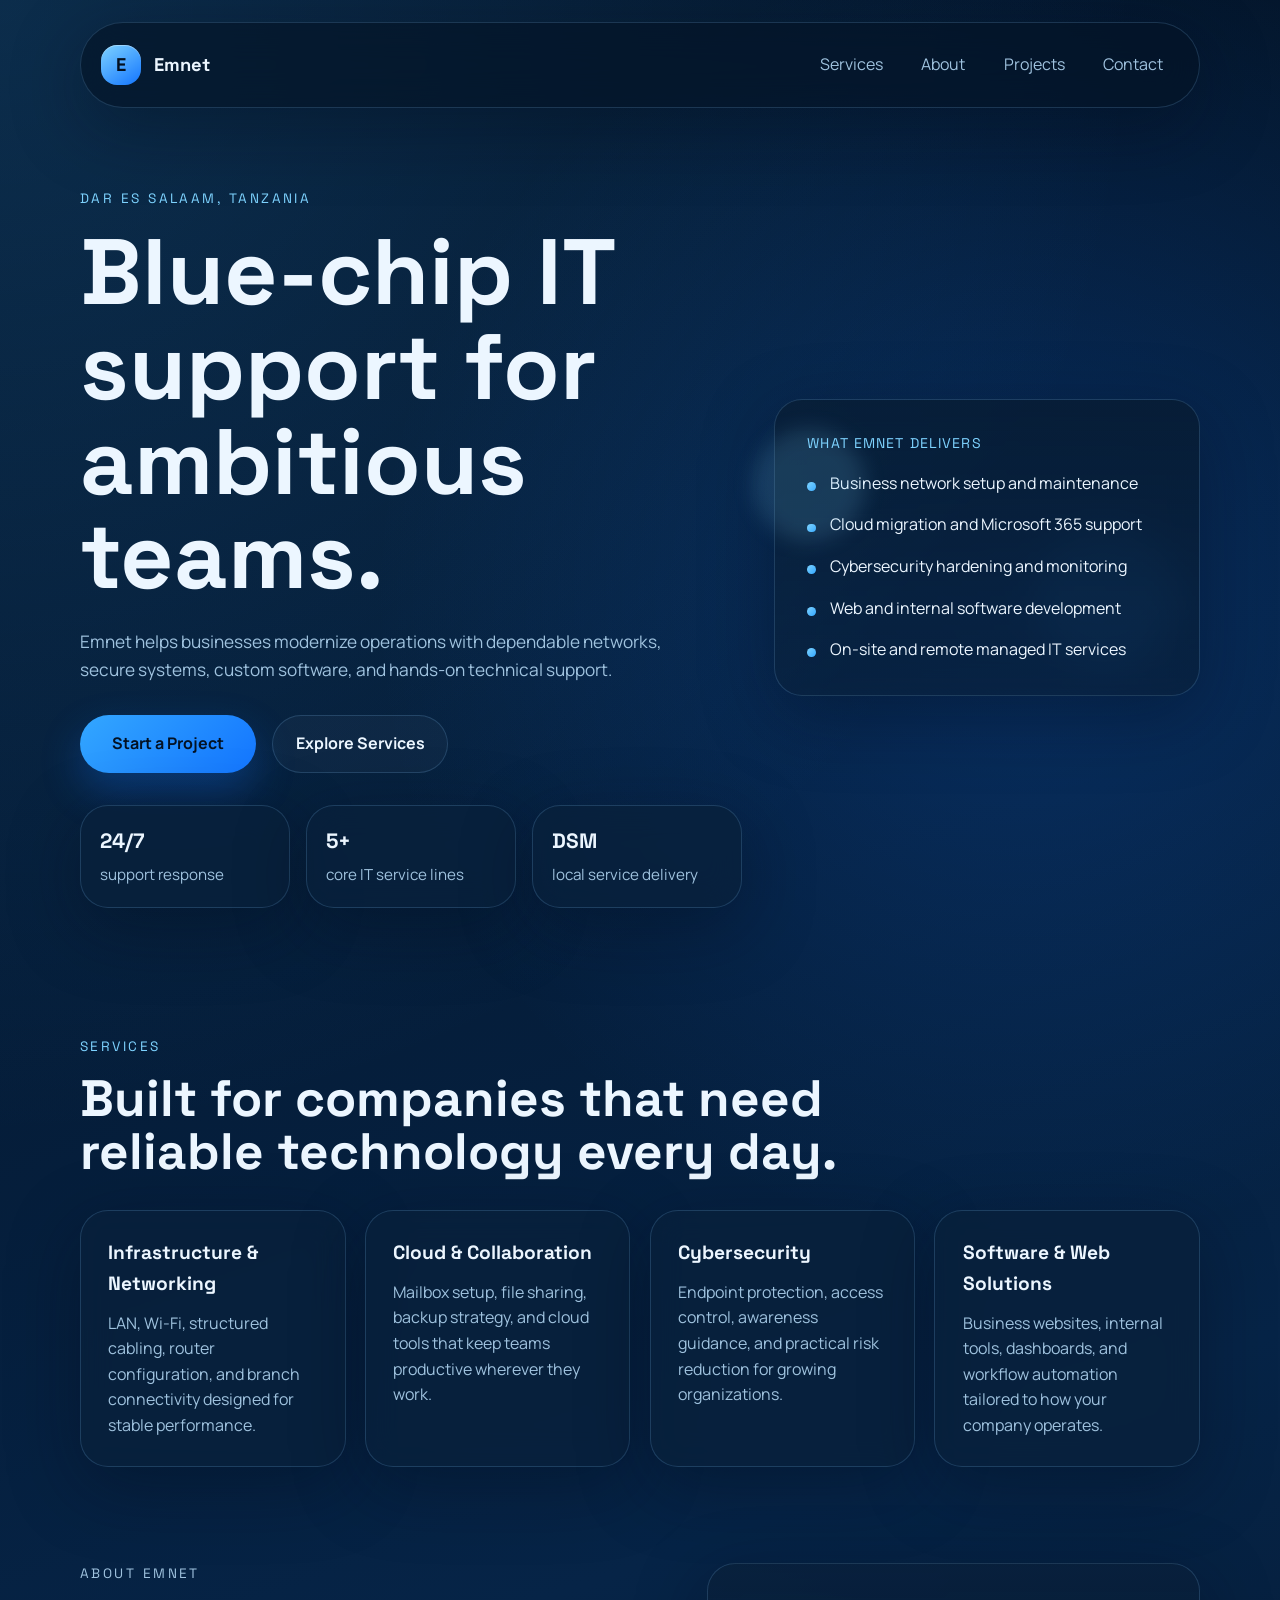
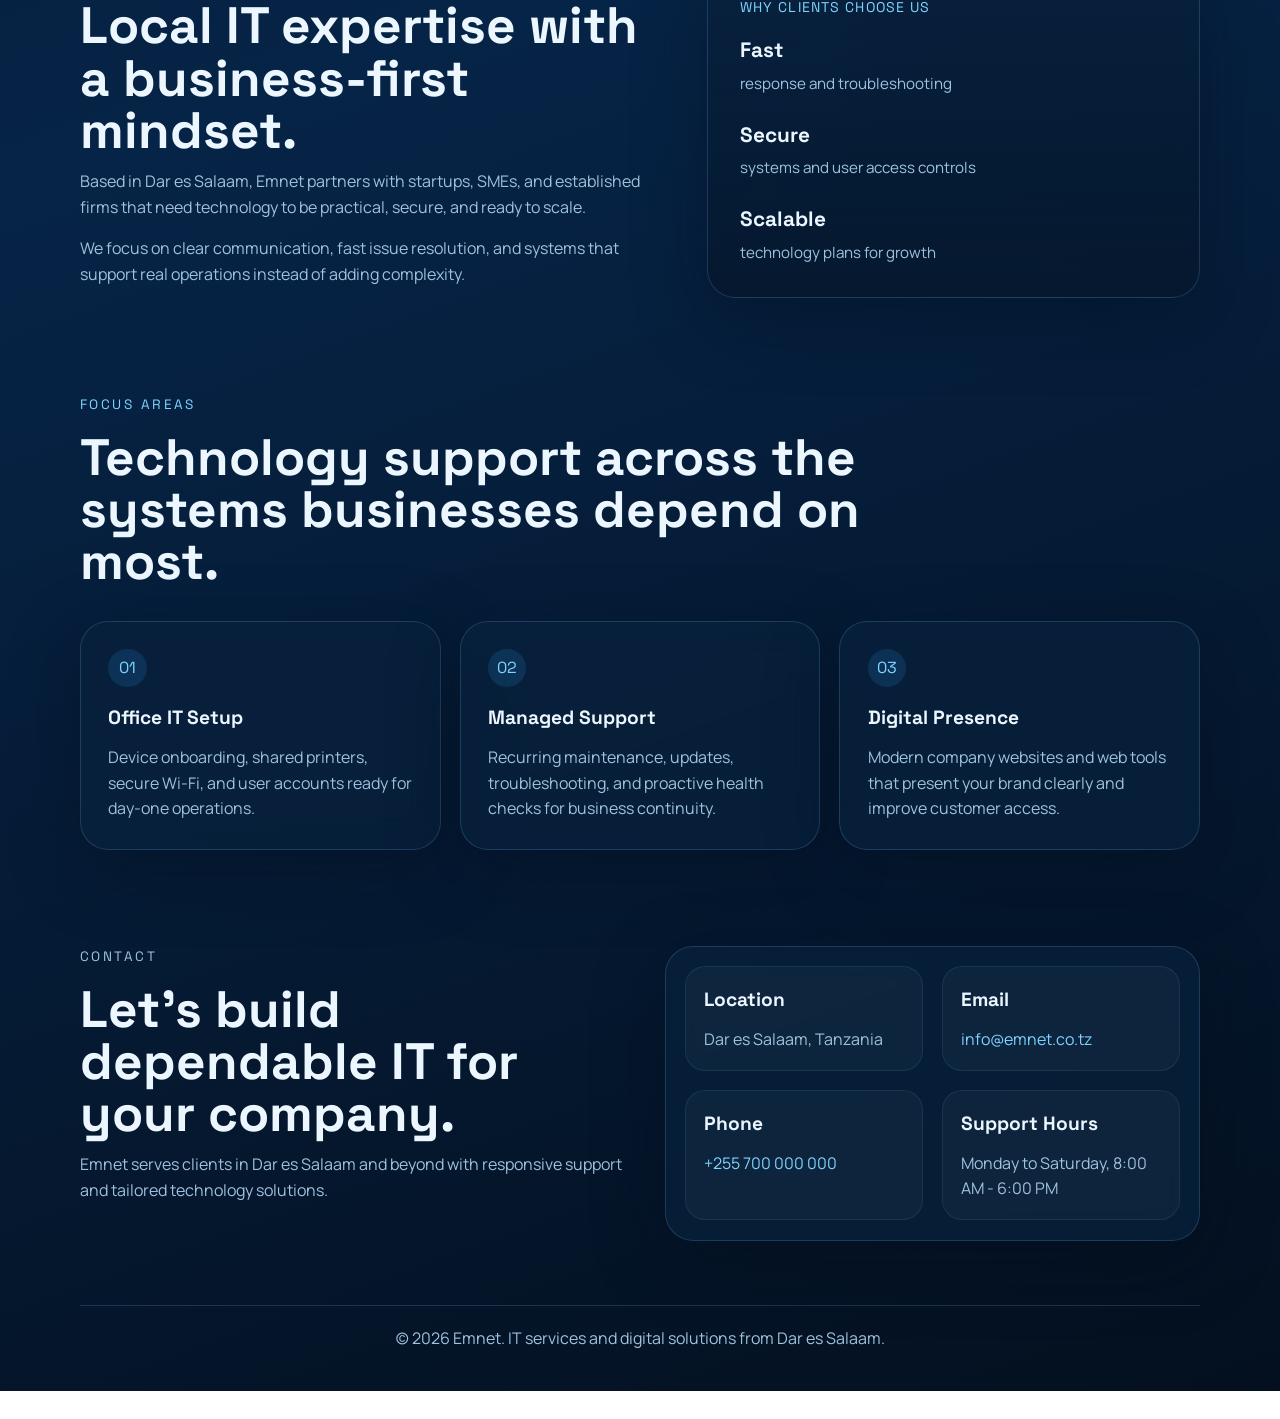
<file: index.htm>
<!DOCTYPE html>
<html lang="en">
<head>
  <meta charset="UTF-8">
  <meta http-equiv="refresh" content="0; url=./index.html">
  <meta name="viewport" content="width=device-width, initial-scale=1.0">
  <title>Emnet</title>
</head>
<body>
  <p>Open <a href="./index.html">index.html</a>.</p>
</body>
</html>
</file>
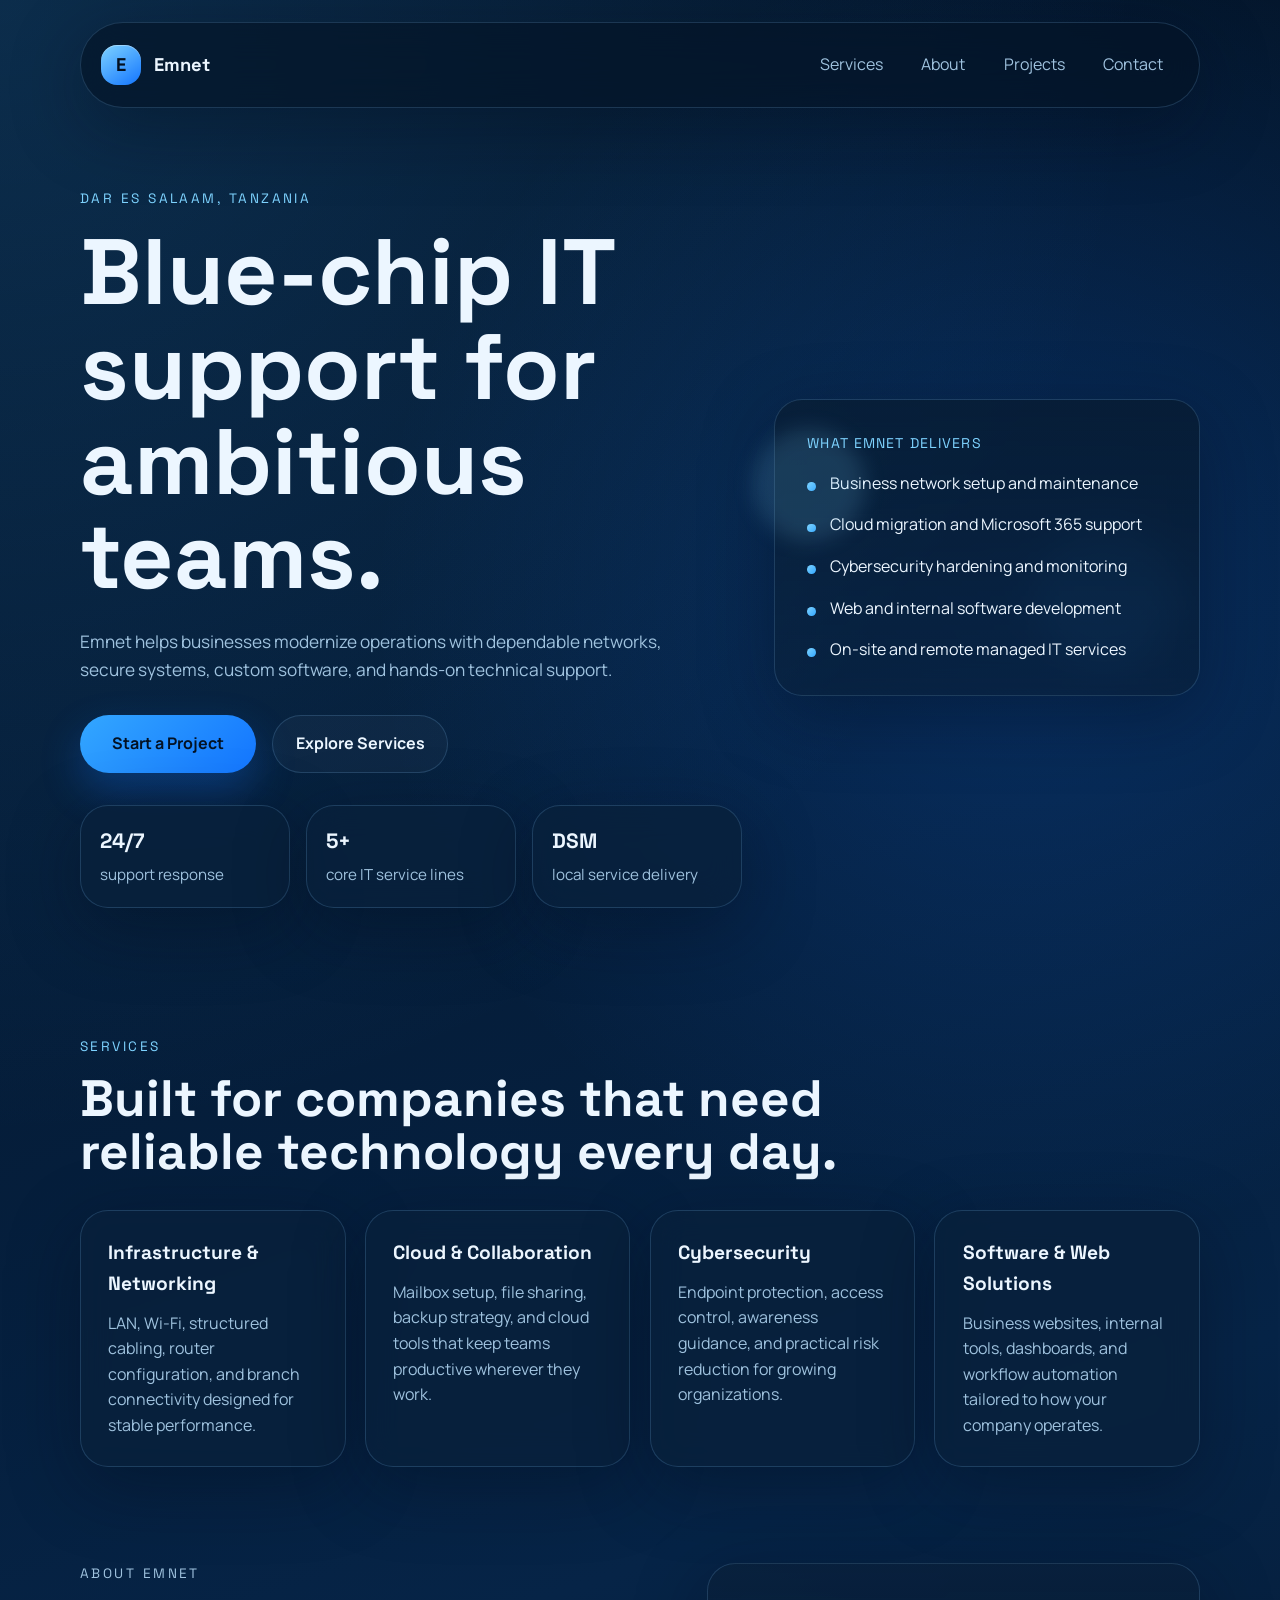
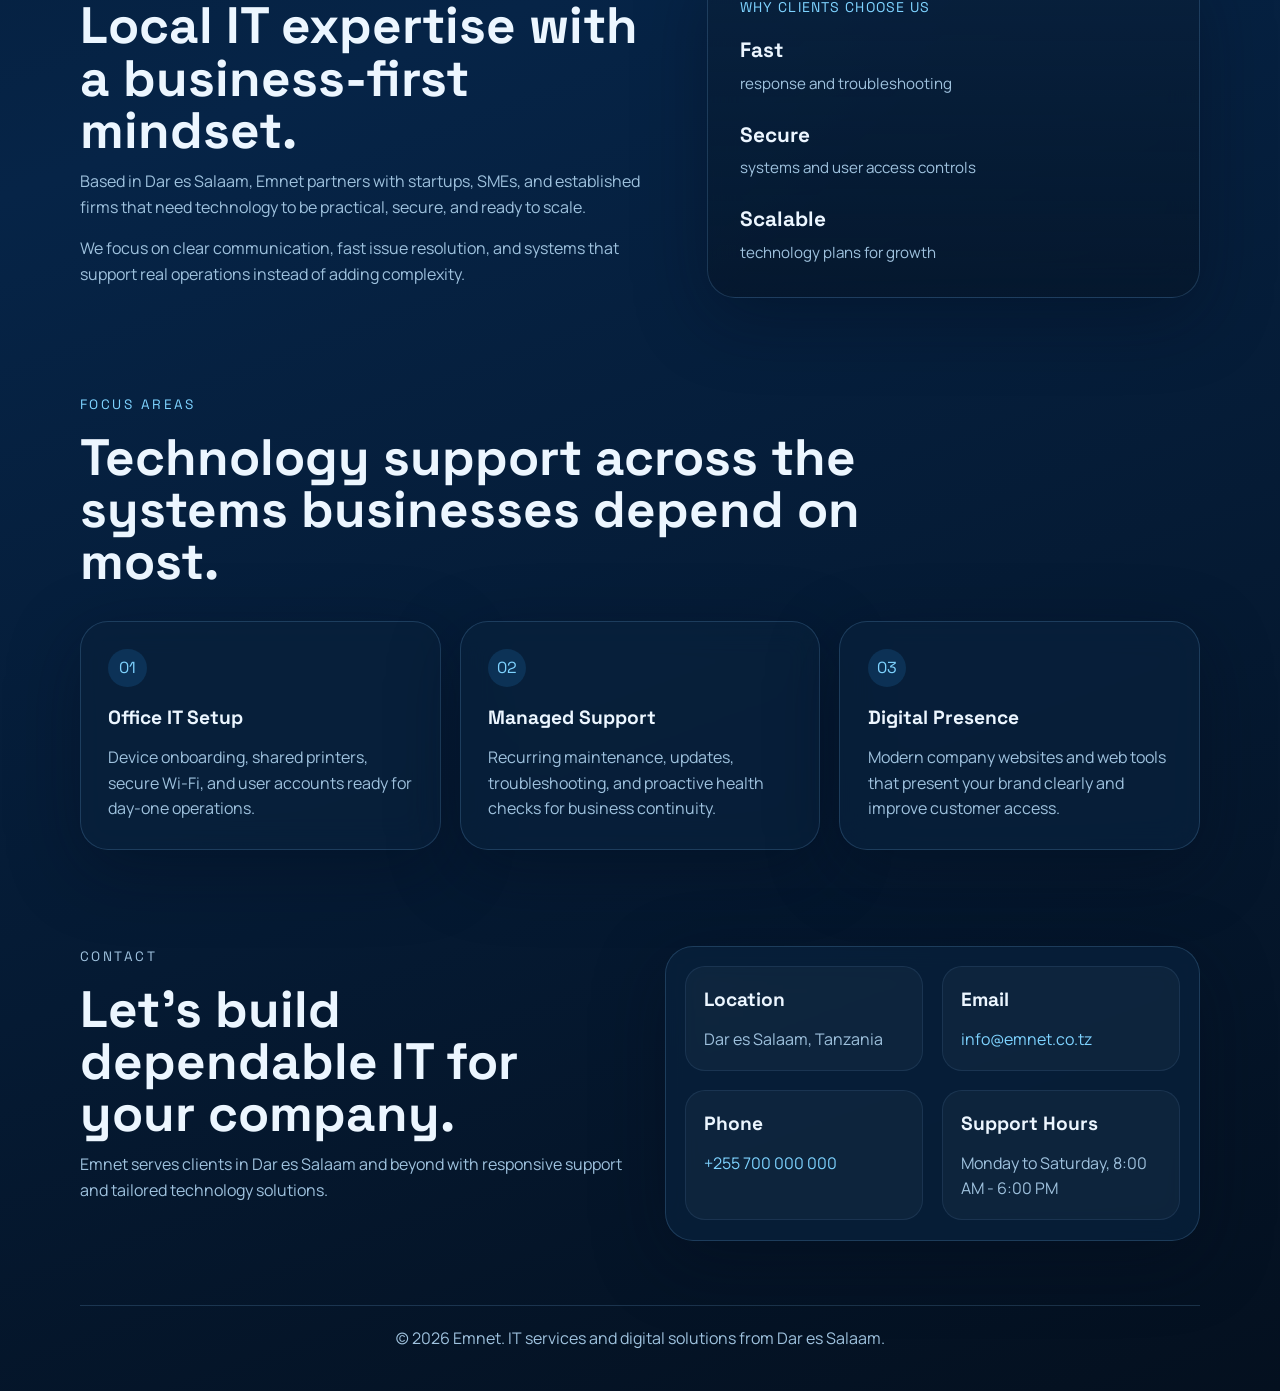
<file: index.html>
<!DOCTYPE html>
<html lang="en">
<head>
  <meta charset="UTF-8">
  <meta name="viewport" content="width=device-width, initial-scale=1.0">
  <meta name="description" content="Emnet is a Dar es Salaam based IT company delivering infrastructure, software, cybersecurity, and support services across Tanzania.">
  <title>Emnet | IT Solutions in Dar es Salaam</title>
  <link rel="preconnect" href="https://fonts.googleapis.com">
  <link rel="preconnect" href="https://fonts.gstatic.com" crossorigin>
  <link href="https://fonts.googleapis.com/css2?family=Manrope:wght@400;500;700;800&family=Space+Grotesk:wght@500;700&display=swap" rel="stylesheet">
  <link rel="stylesheet" href="css/style.css">
</head>
<body>
  <header class="site-header" id="home">
    <nav class="nav">
      <a class="brand" href="#home">
        <span class="brand-mark">E</span>
        <span class="brand-text">Emnet</span>
      </a>
      <button class="nav-toggle" type="button" aria-expanded="false" aria-label="Open navigation">
        <span></span>
        <span></span>
      </button>
      <div class="nav-links">
        <a href="#services">Services</a>
        <a href="#about">About</a>
        <a href="#projects">Projects</a>
        <a href="#contact">Contact</a>
      </div>
    </nav>

    <section class="hero">
      <div class="hero-copy">
        <p class="eyebrow">Dar es Salaam, Tanzania</p>
        <h1>Blue-chip IT support for ambitious teams.</h1>
        <p class="hero-text">
          Emnet helps businesses modernize operations with dependable networks,
          secure systems, custom software, and hands-on technical support.
        </p>
        <div class="hero-actions">
          <a class="button button-primary" href="#contact">Start a Project</a>
          <a class="button button-secondary" href="#services">Explore Services</a>
        </div>
        <div class="hero-stats">
          <article>
            <strong>24/7</strong>
            <span>support response</span>
          </article>
          <article>
            <strong>5+</strong>
            <span>core IT service lines</span>
          </article>
          <article>
            <strong>DSM</strong>
            <span>local service delivery</span>
          </article>
        </div>
      </div>

      <div class="hero-panel">
        <div class="panel-card">
          <p class="panel-label">What Emnet Delivers</p>
          <ul class="panel-list">
            <li>Business network setup and maintenance</li>
            <li>Cloud migration and Microsoft 365 support</li>
            <li>Cybersecurity hardening and monitoring</li>
            <li>Web and internal software development</li>
            <li>On-site and remote managed IT services</li>
          </ul>
        </div>
      </div>
    </section>
  </header>

  <main>
    <section class="section services" id="services">
      <div class="section-heading">
        <p class="eyebrow">Services</p>
        <h2>Built for companies that need reliable technology every day.</h2>
      </div>
      <div class="card-grid">
        <article class="service-card">
          <h3>Infrastructure & Networking</h3>
          <p>LAN, Wi-Fi, structured cabling, router configuration, and branch connectivity designed for stable performance.</p>
        </article>
        <article class="service-card">
          <h3>Cloud & Collaboration</h3>
          <p>Mailbox setup, file sharing, backup strategy, and cloud tools that keep teams productive wherever they work.</p>
        </article>
        <article class="service-card">
          <h3>Cybersecurity</h3>
          <p>Endpoint protection, access control, awareness guidance, and practical risk reduction for growing organizations.</p>
        </article>
        <article class="service-card">
          <h3>Software & Web Solutions</h3>
          <p>Business websites, internal tools, dashboards, and workflow automation tailored to how your company operates.</p>
        </article>
      </div>
    </section>

    <section class="section about" id="about">
      <div class="about-copy">
        <p class="eyebrow">About Emnet</p>
        <h2>Local IT expertise with a business-first mindset.</h2>
        <p>
          Based in Dar es Salaam, Emnet partners with startups, SMEs, and established
          firms that need technology to be practical, secure, and ready to scale.
        </p>
        <p>
          We focus on clear communication, fast issue resolution, and systems that
          support real operations instead of adding complexity.
        </p>
      </div>
      <div class="about-highlight">
        <div class="highlight-card">
          <p class="panel-label">Why clients choose us</p>
          <div class="highlight-metrics">
            <div>
              <strong>Fast</strong>
              <span>response and troubleshooting</span>
            </div>
            <div>
              <strong>Secure</strong>
              <span>systems and user access controls</span>
            </div>
            <div>
              <strong>Scalable</strong>
              <span>technology plans for growth</span>
            </div>
          </div>
        </div>
      </div>
    </section>

    <section class="section projects" id="projects">
      <div class="section-heading">
        <p class="eyebrow">Focus Areas</p>
        <h2>Technology support across the systems businesses depend on most.</h2>
      </div>
      <div class="project-grid">
        <article class="project-card">
          <span>01</span>
          <h3>Office IT Setup</h3>
          <p>Device onboarding, shared printers, secure Wi-Fi, and user accounts ready for day-one operations.</p>
        </article>
        <article class="project-card">
          <span>02</span>
          <h3>Managed Support</h3>
          <p>Recurring maintenance, updates, troubleshooting, and proactive health checks for business continuity.</p>
        </article>
        <article class="project-card">
          <span>03</span>
          <h3>Digital Presence</h3>
          <p>Modern company websites and web tools that present your brand clearly and improve customer access.</p>
        </article>
      </div>
    </section>

    <section class="section contact" id="contact">
      <div class="contact-copy">
        <p class="eyebrow">Contact</p>
        <h2>Let's build dependable IT for your company.</h2>
        <p>Emnet serves clients in Dar es Salaam and beyond with responsive support and tailored technology solutions.</p>
      </div>
      <div class="contact-card">
        <div class="contact-item">
          <h3>Location</h3>
          <p>Dar es Salaam, Tanzania</p>
        </div>
        <div class="contact-item">
          <h3>Email</h3>
          <p><a href="mailto:info@emnet.co.tz">info@emnet.co.tz</a></p>
        </div>
        <div class="contact-item">
          <h3>Phone</h3>
          <p><a href="tel:+255700000000">+255 700 000 000</a></p>
        </div>
        <div class="contact-item">
          <h3>Support Hours</h3>
          <p>Monday to Saturday, 8:00 AM - 6:00 PM</p>
        </div>
      </div>
    </section>
  </main>

  <footer class="site-footer">
    <p>(c) 2026 Emnet. IT services and digital solutions from Dar es Salaam.</p>
  </footer>

  <script src="main.js"></script>
</body>
</html>
</file>
<file: css/style.css>
:root {
  --bg: #031224;
  --bg-soft: #08203c;
  --surface: rgba(8, 32, 60, 0.78);
  --surface-strong: rgba(10, 42, 80, 0.96);
  --line: rgba(133, 198, 255, 0.18);
  --text: #ecf6ff;
  --muted: #9fc2de;
  --accent: #33a7ff;
  --accent-strong: #1375ff;
  --accent-soft: #7ed3ff;
  --shadow: 0 20px 70px rgba(2, 12, 25, 0.35);
  --radius-lg: 28px;
  --radius-md: 20px;
  --radius-sm: 14px;
}

* {
  box-sizing: border-box;
  margin: 0;
  padding: 0;
}

html {
  scroll-behavior: smooth;
}

body {
  font-family: "Manrope", sans-serif;
  line-height: 1.6;
  color: var(--text);
  background:
    radial-gradient(circle at top left, rgba(51, 167, 255, 0.18), transparent 35%),
    radial-gradient(circle at 80% 20%, rgba(19, 117, 255, 0.2), transparent 25%),
    linear-gradient(160deg, #031224 0%, #062447 52%, #04101f 100%);
  min-height: 100vh;
}

body.menu-open {
  overflow: hidden;
}

a {
  color: inherit;
  text-decoration: none;
}

img {
  max-width: 100%;
  display: block;
}

.site-header,
.section,
.site-footer {
  width: min(1120px, calc(100% - 2rem));
  margin: 0 auto;
}

.site-header {
  padding: 1.4rem 0 2rem;
}

.nav {
  display: flex;
  align-items: center;
  justify-content: space-between;
  gap: 1rem;
  padding: 1rem 1.25rem;
  position: sticky;
  top: 1rem;
  z-index: 10;
  backdrop-filter: blur(18px);
  background: rgba(4, 19, 37, 0.65);
  border: 1px solid var(--line);
  border-radius: 999px;
  box-shadow: var(--shadow);
}

.nav.scrolled {
  background: rgba(4, 19, 37, 0.92);
}

.brand {
  display: inline-flex;
  align-items: center;
  gap: 0.8rem;
  font-family: "Space Grotesk", sans-serif;
  font-size: 1.15rem;
  font-weight: 700;
}

.brand-mark {
  width: 2.5rem;
  height: 2.5rem;
  display: grid;
  place-items: center;
  border-radius: 16px;
  background: linear-gradient(145deg, var(--accent-soft), var(--accent-strong));
  color: #04101f;
  box-shadow: inset 0 1px 0 rgba(255, 255, 255, 0.35);
}

.nav-links {
  display: flex;
  align-items: center;
  gap: 0.4rem;
}

.nav-links a {
  padding: 0.8rem 1rem;
  border-radius: 999px;
  color: var(--muted);
  transition: background-color 0.2s ease, color 0.2s ease, transform 0.2s ease;
}

.nav-links a:hover,
.nav-links a:focus-visible {
  background: rgba(51, 167, 255, 0.12);
  color: var(--text);
  transform: translateY(-1px);
}

.nav-toggle {
  display: none;
  width: 3rem;
  height: 3rem;
  border: 0;
  border-radius: 50%;
  background: rgba(51, 167, 255, 0.12);
  cursor: pointer;
}

.nav-toggle span {
  display: block;
  width: 1.2rem;
  height: 2px;
  margin: 0.3rem auto;
  background: var(--text);
}

.hero {
  display: grid;
  grid-template-columns: minmax(0, 1.4fr) minmax(280px, 0.9fr);
  gap: 2rem;
  align-items: center;
  padding: 5rem 0 4rem;
}

.eyebrow {
  font-family: "Space Grotesk", sans-serif;
  text-transform: uppercase;
  letter-spacing: 0.18em;
  color: var(--accent-soft);
  font-size: 0.85rem;
  margin-bottom: 1rem;
}

.hero h1,
.section h2 {
  font-family: "Space Grotesk", sans-serif;
  line-height: 1.02;
}

.hero h1 {
  font-size: clamp(3rem, 8vw, 5.8rem);
  max-width: 11ch;
}

.hero-text,
.about-copy p,
.service-card p,
.project-card p,
.contact-copy p,
.contact-item p {
  color: var(--muted);
}

.hero-text {
  max-width: 58ch;
  font-size: 1.08rem;
  margin: 1.5rem 0 2rem;
}

.hero-actions {
  display: flex;
  flex-wrap: wrap;
  gap: 1rem;
}

.button {
  display: inline-flex;
  align-items: center;
  justify-content: center;
  min-width: 11rem;
  padding: 0.95rem 1.35rem;
  border-radius: 999px;
  font-weight: 700;
  transition: transform 0.2s ease, box-shadow 0.2s ease, background-color 0.2s ease;
}

.button:hover,
.button:focus-visible {
  transform: translateY(-2px);
}

.button-primary {
  background: linear-gradient(135deg, var(--accent), var(--accent-strong));
  color: #031224;
  box-shadow: 0 18px 40px rgba(19, 117, 255, 0.3);
}

.button-secondary {
  border: 1px solid var(--line);
  background: rgba(255, 255, 255, 0.03);
}

.hero-stats {
  display: grid;
  grid-template-columns: repeat(3, minmax(0, 1fr));
  gap: 1rem;
  margin-top: 2rem;
}

.hero-stats article,
.panel-card,
.service-card,
.highlight-card,
.project-card,
.contact-card {
  border: 1px solid var(--line);
  border-radius: var(--radius-lg);
  background: var(--surface);
  backdrop-filter: blur(16px);
  box-shadow: var(--shadow);
}

.hero-stats article {
  padding: 1.2rem;
}

.hero-stats strong,
.highlight-metrics strong {
  display: block;
  font-family: "Space Grotesk", sans-serif;
  font-size: 1.3rem;
  margin-bottom: 0.2rem;
}

.hero-stats span,
.highlight-metrics span {
  color: var(--muted);
  font-size: 0.95rem;
}

.hero-panel {
  position: relative;
}

.hero-panel::before,
.hero-panel::after {
  content: "";
  position: absolute;
  border-radius: 50%;
  filter: blur(10px);
}

.hero-panel::before {
  inset: auto 5% 10% auto;
  width: 9rem;
  height: 9rem;
  background: rgba(51, 167, 255, 0.18);
}

.hero-panel::after {
  inset: 10% auto auto -5%;
  width: 7rem;
  height: 7rem;
  background: rgba(126, 211, 255, 0.15);
}

.panel-card {
  position: relative;
  padding: 2rem;
  background:
    linear-gradient(180deg, rgba(7, 29, 54, 0.94), rgba(8, 31, 58, 0.7)),
    linear-gradient(130deg, rgba(51, 167, 255, 0.18), transparent 45%);
}

.panel-label {
  color: var(--accent-soft);
  font-family: "Space Grotesk", sans-serif;
  font-size: 0.88rem;
  letter-spacing: 0.08em;
  text-transform: uppercase;
  margin-bottom: 1rem;
}

.panel-list {
  list-style: none;
  display: grid;
  gap: 1rem;
}

.panel-list li {
  padding-left: 1.4rem;
  position: relative;
}

.panel-list li::before {
  content: "";
  position: absolute;
  left: 0;
  top: 0.7rem;
  width: 0.55rem;
  height: 0.55rem;
  border-radius: 50%;
  background: linear-gradient(135deg, var(--accent-soft), var(--accent));
}

.section {
  padding: 2rem 0 4rem;
}

.section-heading {
  max-width: 50rem;
  margin-bottom: 2rem;
}

.section h2 {
  font-size: clamp(2rem, 4vw, 3.4rem);
  margin-bottom: 0.75rem;
}

.card-grid,
.project-grid,
.contact-card {
  display: grid;
  gap: 1.2rem;
}

.card-grid {
  grid-template-columns: repeat(4, minmax(0, 1fr));
}

.service-card,
.project-card {
  padding: 1.7rem;
}

.service-card h3,
.project-card h3,
.contact-item h3 {
  font-family: "Space Grotesk", sans-serif;
  margin-bottom: 0.7rem;
  font-size: 1.2rem;
}

.about {
  display: grid;
  grid-template-columns: minmax(0, 1.1fr) minmax(260px, 0.9fr);
  gap: 1.5rem;
  align-items: stretch;
}

.about-copy,
.contact-copy {
  padding-right: 1rem;
}

.about-copy p + p {
  margin-top: 1rem;
}

.highlight-card {
  height: 100%;
  padding: 2rem;
  background:
    linear-gradient(180deg, rgba(8, 32, 60, 0.96), rgba(5, 22, 42, 0.75)),
    linear-gradient(135deg, rgba(19, 117, 255, 0.12), transparent 45%);
}

.highlight-metrics {
  display: grid;
  gap: 1.4rem;
}

.projects .project-grid {
  grid-template-columns: repeat(3, minmax(0, 1fr));
}

.project-card span {
  display: inline-flex;
  width: 2.4rem;
  height: 2.4rem;
  align-items: center;
  justify-content: center;
  margin-bottom: 1rem;
  border-radius: 50%;
  background: rgba(51, 167, 255, 0.14);
  color: var(--accent-soft);
  font-family: "Space Grotesk", sans-serif;
}

.contact {
  display: grid;
  grid-template-columns: minmax(0, 1fr) minmax(320px, 0.95fr);
  gap: 1.4rem;
  align-items: start;
}

.contact-card {
  grid-template-columns: repeat(2, minmax(0, 1fr));
  padding: 1.2rem;
}

.contact-item {
  padding: 1.1rem;
  border-radius: var(--radius-md);
  background: rgba(255, 255, 255, 0.03);
  border: 1px solid rgba(133, 198, 255, 0.1);
}

.contact-item a {
  color: var(--accent-soft);
}

.site-footer {
  padding: 0 0 2.5rem;
}

.site-footer p {
  border-top: 1px solid var(--line);
  padding-top: 1.25rem;
  color: var(--muted);
  text-align: center;
}

@media (max-width: 980px) {
  .hero,
  .about,
  .contact,
  .card-grid,
  .projects .project-grid {
    grid-template-columns: 1fr;
  }

  .hero {
    padding-top: 4rem;
  }

  .hero h1 {
    max-width: 13ch;
  }

  .contact-card {
    grid-template-columns: 1fr 1fr;
  }
}

@media (max-width: 760px) {
  .site-header,
  .section,
  .site-footer {
    width: min(1120px, calc(100% - 1.2rem));
  }

  .nav {
    border-radius: 28px;
    align-items: flex-start;
    flex-wrap: wrap;
  }

  .nav-toggle {
    display: inline-block;
  }

  .nav-links {
    width: 100%;
    display: none;
    flex-direction: column;
    align-items: stretch;
    padding-top: 0.75rem;
  }

  .nav-links.open {
    display: flex;
  }

  .nav-links a {
    width: 100%;
  }

  .hero {
    padding-top: 3rem;
  }

  .hero-stats,
  .contact-card {
    grid-template-columns: 1fr;
  }
}

@media (max-width: 540px) {
  .site-header {
    padding-top: 0.8rem;
  }

  .hero h1 {
    font-size: 2.8rem;
  }

  .button {
    width: 100%;
  }

  .service-card,
  .project-card,
  .panel-card,
  .highlight-card {
    padding: 1.35rem;
  }
}
</file>
